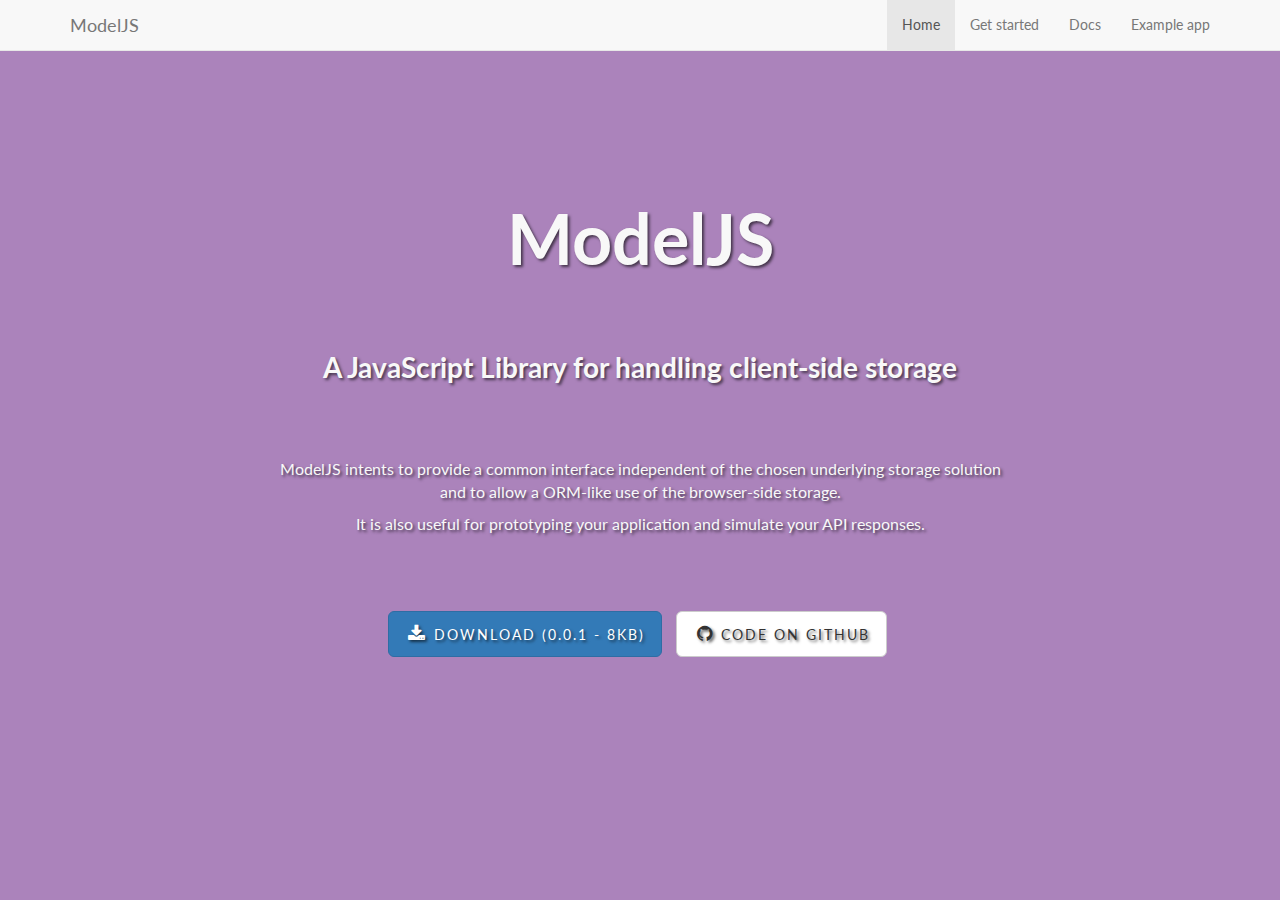
<file: index.html>
<!DOCTYPE html>
<html lang="en">

  <head>
    <meta charset="utf-8">
    <meta http-equiv="X-UA-Compatible" content="IE=edge">
    <meta name="viewport" content="width=device-width, initial-scale=1">
    <title>ModelJS</title>

    <link href="css/bootstrap.min.css" rel="stylesheet">
    <link href="css/index.css" rel="stylesheet">
    <link href="css/font-awesome.min.css" rel="stylesheet" type="text/css">
    <link href="http://fonts.googleapis.com/css?family=Lato:300,400,700,300italic,400italic,700italic" rel="stylesheet" type="text/css">
    <!-- HTML5 Shim and Respond.js IE8 support of HTML5 elements and media queries -->
    <!-- WARNING: Respond.js doesn't work if you view the page via file:// -->
    <!--[if lt IE 9]>
        <script src="https://oss.maxcdn.com/libs/html5shiv/3.7.0/html5shiv.js"></script>
        <script src="https://oss.maxcdn.com/libs/respond.js/1.4.2/respond.min.js"></script>
    <![endif]-->
  </head>

  <body>
    <!-- Navigation -->
    <nav class="navbar navbar-default navbar-fixed-top" role="navigation">
      <div class="container">
        <!-- Brand and toggle get grouped for better mobile display -->
        <div class="navbar-header">
          <button type="button" class="navbar-toggle" data-toggle="collapse" data-target="#bs-example-navbar-collapse-1">
            <span class="sr-only">Toggle navigation</span>
            <span class="icon-bar"></span>
            <span class="icon-bar"></span>
            <span class="icon-bar"></span>
          </button>
          <a class="navbar-brand" href="http://rafaeleyng.github.io/model-js/">ModelJS</a>
        </div>
        <!-- Collect the nav links, forms, and other content for toggling -->
        <div class="collapse navbar-collapse" id="bs-example-navbar-collapse-1">
          <ul class="nav navbar-nav navbar-right">
            <li class="active">
              <a href="http://rafaeleyng.github.io/model-js/">Home</a>
            </li>
            <li>
              <a href="http://rafaeleyng.github.io/model-js/get-started.html">Get started</a>
            </li>
            <li>
              <a href="http://rafaeleyng.github.io/model-js/docs.html">Docs</a>
            </li>
            <li>
              <a href="http://rafaeleyng.github.io/model-js-ex01/" target="_blank">Example app</a>
            </li>
          </ul>
        </div>
      </div>
    </nav>

    <div class="main">
      <div class="container">
        <div class="row">
          <div class="col-md-8 col-md-offset-2">
            <div class="text-container">

              <h1 class="title1">ModelJS</h1>
              <h2 class="title2">A JavaScript Library for handling client-side storage</h2>

              <div class="description">
                <p>ModelJS intents to provide a common interface independent of the chosen underlying storage solution and to allow a ORM-like use of the browser-side storage.</p>
                <p>It is also useful for prototyping your application and simulate your API responses.</p>
              </div>

              <ul class="list-inline intro-social-buttons">
                <li>
                  <a href="https://s3.amazonaws.com/modeljs/0.0.1/modeljs.min.js" class="btn btn-primary btn-lg" target="_blank">
                    <i class="fa fa-fw fa-download"></i> <span class="btn-value">Download (0.0.1 - 8kb)</span>
                  </a>
                </li>
                <li>
                  <a href="https://github.com/rafaeleyng/model-js" class="btn btn-default btn-lg" target="_blank">
                    <i class="fa fa-fw fa-github"></i> <span class="btn-value">Code on Github</span>
                  </a>
                </li>
              </ul>

            </div>
          </div>
        </div>
      </div>
    </div>
  </body>
</html>
</file>
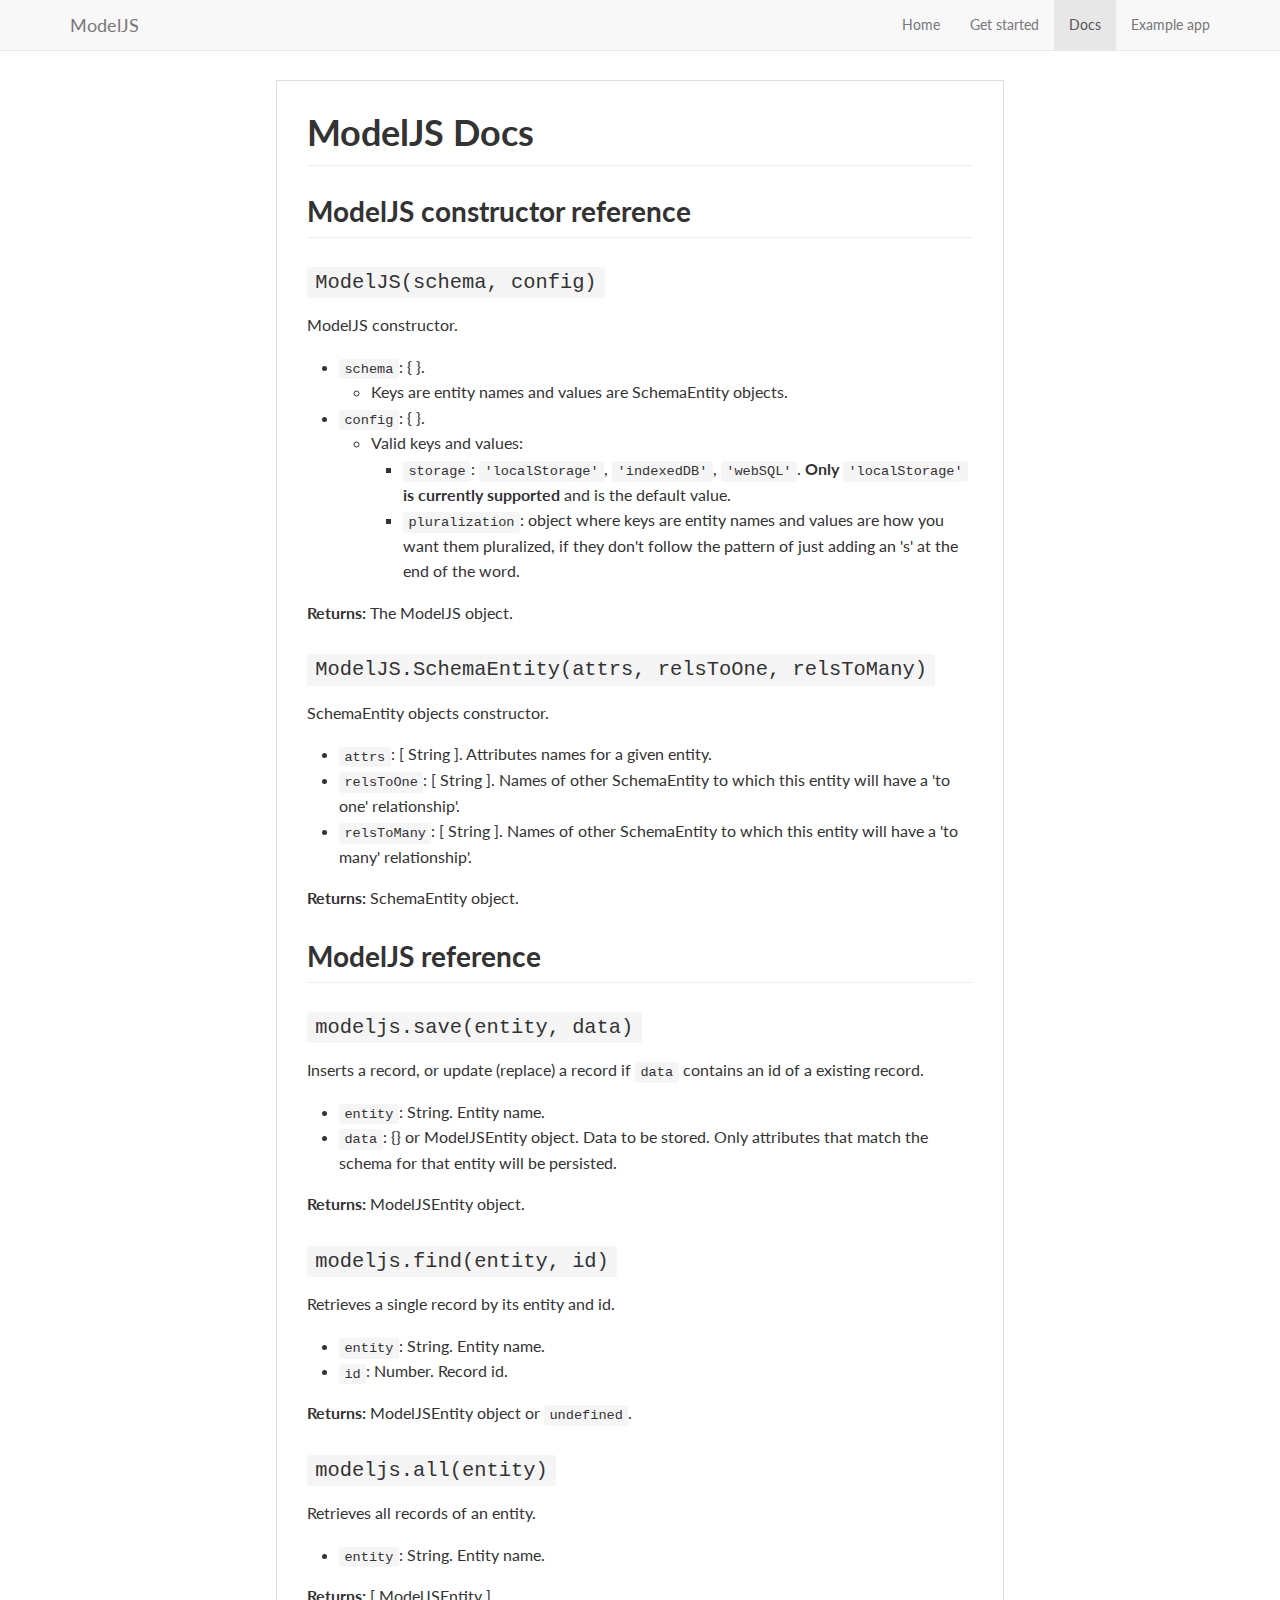
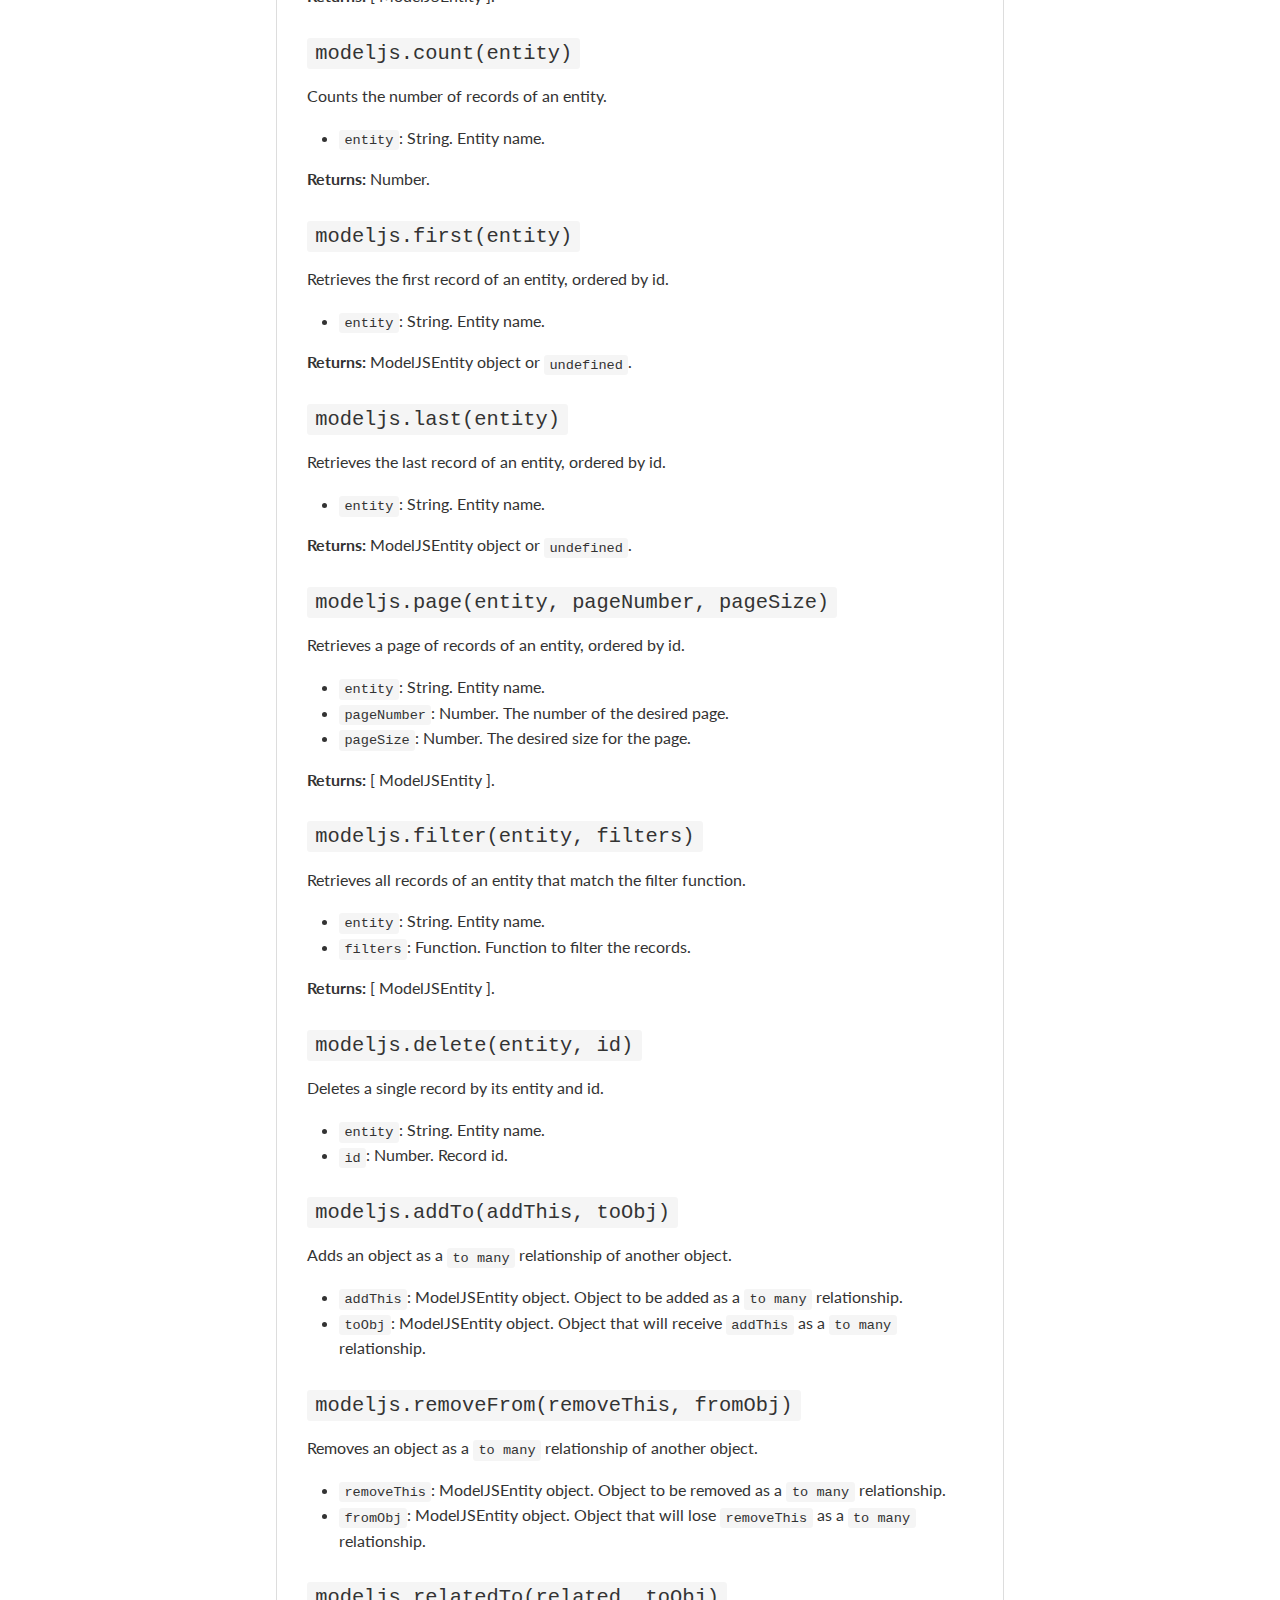
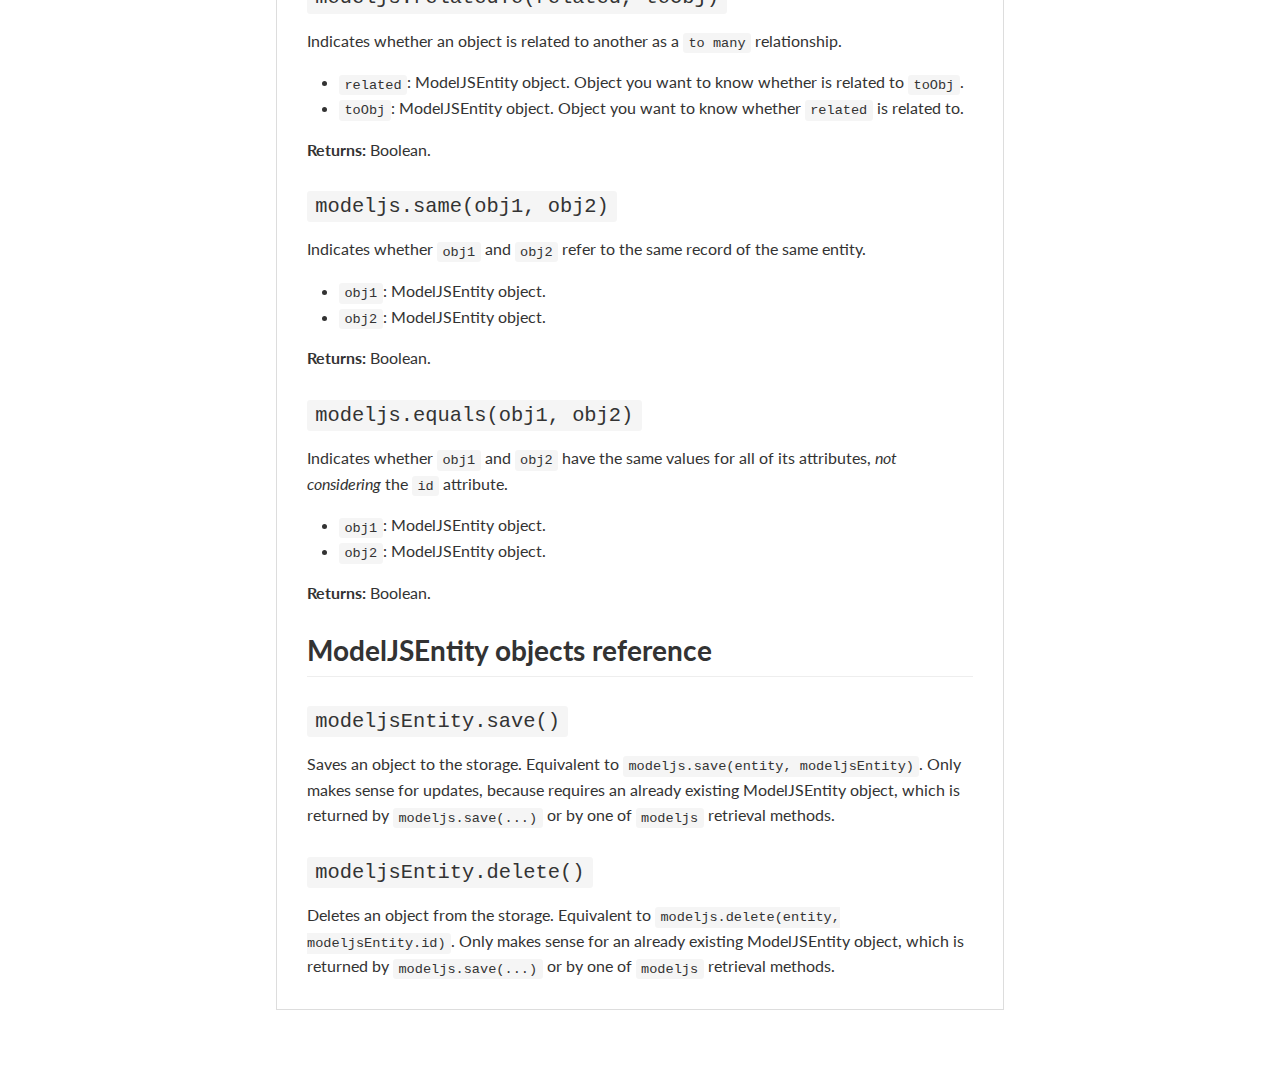
<file: docs.html>
<!DOCTYPE html>
<html lang="en">

  <head>
    <meta charset="utf-8">
    <meta http-equiv="X-UA-Compatible" content="IE=edge">
    <meta name="viewport" content="width=device-width, initial-scale=1">
    <title>ModelJS</title>

    <link href="css/bootstrap.min.css" rel="stylesheet">
    <link href="css/markdown.css" rel="stylesheet">
    <link href="http://fonts.googleapis.com/css?family=Lato:300,400,700,300italic,400italic,700italic" rel="stylesheet" type="text/css">
    <!-- HTML5 Shim and Respond.js IE8 support of HTML5 elements and media queries -->
    <!-- WARNING: Respond.js doesn't work if you view the page via file:// -->
    <!--[if lt IE 9]>
        <script src="https://oss.maxcdn.com/libs/html5shiv/3.7.0/html5shiv.js"></script>
        <script src="https://oss.maxcdn.com/libs/respond.js/1.4.2/respond.min.js"></script>
    <![endif]-->
  </head>

<body>
  <!-- Navigation -->
  <nav class="navbar navbar-default navbar-fixed-top" role="navigation">
    <div class="container">
      <!-- Brand and toggle get grouped for better mobile display -->
      <div class="navbar-header">
        <button type="button" class="navbar-toggle" data-toggle="collapse" data-target="#bs-example-navbar-collapse-1">
          <span class="sr-only">Toggle navigation</span>
          <span class="icon-bar"></span>
          <span class="icon-bar"></span>
          <span class="icon-bar"></span>
        </button>
        <a class="navbar-brand" href="http://rafaeleyng.github.io/model-js/">ModelJS</a>
      </div>
      <!-- Collect the nav links, forms, and other content for toggling -->
      <div class="collapse navbar-collapse" id="bs-example-navbar-collapse-1">
        <ul class="nav navbar-nav navbar-right">
          <li>
            <a href="http://rafaeleyng.github.io/model-js/">Home</a>
          </li>
          <li>
            <a href="http://rafaeleyng.github.io/model-js/get-started.html">Get started</a>
          </li>
          <li class="active">
            <a href="http://rafaeleyng.github.io/model-js/docs.html">Docs</a>
          </li>
          <li>
            <a href="http://rafaeleyng.github.io/model-js-ex01/" target="_blank">Example app</a>
          </li>
        </ul>
      </div>
    </div>
  </nav>


<article class="markdown-body"><h1>
<a id="user-content-modeljs-docs" class="anchor" href="#modeljs-docs" aria-hidden="true"><span class="octicon octicon-link"></span></a>ModelJS Docs</h1>

<h2>
<a id="user-content-modeljs-constructor-reference" class="anchor" href="#modeljs-constructor-reference" aria-hidden="true"><span class="octicon octicon-link"></span></a>ModelJS constructor reference</h2>

<h3>
<a id="user-content-modeljsschema-config" class="anchor" href="#modeljsschema-config" aria-hidden="true"><span class="octicon octicon-link"></span></a><code>ModelJS(schema, config)</code>
</h3>

<p>ModelJS constructor.</p>

<ul>
<li>
<code>schema</code>: { }. 

<ul>
<li>Keys are entity names and values are SchemaEntity objects.</li>
</ul>
</li>
<li>
<code>config</code>: { }.

<ul>
<li>Valid keys and values:

<ul>
<li>
<code>storage</code>: <code>'localStorage'</code>, <code>'indexedDB'</code>, <code>'webSQL'</code>. <strong>Only <code>'localStorage'</code> is currently supported</strong> and is the default value.</li>
<li>
<code>pluralization</code>: object where keys are entity names and values are how you want them pluralized, if they don't follow the pattern of just adding an 's' at the end of the word.</li>
</ul>
</li>
</ul>
</li>
</ul>

<p><strong>Returns:</strong> The ModelJS object.</p>

<h3>
<a id="user-content-modeljsschemaentityattrs-relstoone-relstomany" class="anchor" href="#modeljsschemaentityattrs-relstoone-relstomany" aria-hidden="true"><span class="octicon octicon-link"></span></a><code>ModelJS.SchemaEntity(attrs, relsToOne, relsToMany)</code>
</h3>

<p>SchemaEntity objects constructor.</p>

<ul>
<li>
<code>attrs</code>: [ String ]. Attributes names for a given entity.</li>
<li>
<code>relsToOne</code>: [ String ]. Names of other SchemaEntity to which this entity will have a 'to one' relationship'.</li>
<li>
<code>relsToMany</code>: [ String ]. Names of other SchemaEntity to which this entity will have a 'to many' relationship'.</li>
</ul>

<p><strong>Returns:</strong> SchemaEntity object.</p>

<h2>
<a id="user-content-modeljs-reference" class="anchor" href="#modeljs-reference" aria-hidden="true"><span class="octicon octicon-link"></span></a>ModelJS reference</h2>

<h3>
<a id="user-content-modeljssaveentity-data" class="anchor" href="#modeljssaveentity-data" aria-hidden="true"><span class="octicon octicon-link"></span></a><code>modeljs.save(entity, data)</code>
</h3>

<p>Inserts a record, or update (replace) a record if <code>data</code> contains an id of a existing record.</p>

<ul>
<li>
<code>entity</code>: String. Entity name.</li>
<li>
<code>data</code>: {} or ModelJSEntity object. Data to be stored. Only attributes that match the schema for that entity will be persisted.</li>
</ul>

<p><strong>Returns:</strong> ModelJSEntity object.</p>

<h3>
<a id="user-content-modeljsfindentity-id" class="anchor" href="#modeljsfindentity-id" aria-hidden="true"><span class="octicon octicon-link"></span></a><code>modeljs.find(entity, id)</code>
</h3>

<p>Retrieves a single record by its entity and id.</p>

<ul>
<li>
<code>entity</code>: String. Entity name.</li>
<li>
<code>id</code>: Number. Record id.</li>
</ul>

<p><strong>Returns:</strong> ModelJSEntity object or <code>undefined</code>.</p>

<h3>
<a id="user-content-modeljsallentity" class="anchor" href="#modeljsallentity" aria-hidden="true"><span class="octicon octicon-link"></span></a><code>modeljs.all(entity)</code>
</h3>

<p>Retrieves all records of an entity.</p>

<ul>
<li>
<code>entity</code>: String. Entity name.</li>
</ul>

<p><strong>Returns:</strong> [ ModelJSEntity ].</p>

<h3>
<a id="user-content-modeljscountentity" class="anchor" href="#modeljscountentity" aria-hidden="true"><span class="octicon octicon-link"></span></a><code>modeljs.count(entity)</code>
</h3>

<p>Counts the number of records of an entity.</p>

<ul>
<li>
<code>entity</code>: String. Entity name.</li>
</ul>

<p><strong>Returns:</strong> Number.</p>

<h3>
<a id="user-content-modeljsfirstentity" class="anchor" href="#modeljsfirstentity" aria-hidden="true"><span class="octicon octicon-link"></span></a><code>modeljs.first(entity)</code>
</h3>

<p>Retrieves the first record of an entity, ordered by id.</p>

<ul>
<li>
<code>entity</code>: String. Entity name.</li>
</ul>

<p><strong>Returns:</strong> ModelJSEntity object or <code>undefined</code>.</p>

<h3>
<a id="user-content-modeljslastentity" class="anchor" href="#modeljslastentity" aria-hidden="true"><span class="octicon octicon-link"></span></a><code>modeljs.last(entity)</code>
</h3>

<p>Retrieves the last record of an entity, ordered by id.</p>

<ul>
<li>
<code>entity</code>: String. Entity name.</li>
</ul>

<p><strong>Returns:</strong> ModelJSEntity object or <code>undefined</code>.</p>

<h3>
<a id="user-content-modeljspageentity-pagenumber-pagesize" class="anchor" href="#modeljspageentity-pagenumber-pagesize" aria-hidden="true"><span class="octicon octicon-link"></span></a><code>modeljs.page(entity, pageNumber, pageSize)</code>
</h3>

<p>Retrieves a page of records of an entity, ordered by id.</p>

<ul>
<li>
<code>entity</code>: String. Entity name.</li>
<li>
<code>pageNumber</code>: Number. The number of the desired page.</li>
<li>
<code>pageSize</code>: Number. The desired size for the page.</li>
</ul>

<p><strong>Returns:</strong> [ ModelJSEntity ].</p>

<h3>
<a id="user-content-modeljsfilterentity-filters" class="anchor" href="#modeljsfilterentity-filters" aria-hidden="true"><span class="octicon octicon-link"></span></a><code>modeljs.filter(entity, filters)</code>
</h3>

<p>Retrieves all records of an entity that match the filter function.</p>

<ul>
<li>
<code>entity</code>: String. Entity name.</li>
<li>
<code>filters</code>: Function. Function to filter the records.</li>
</ul>

<p><strong>Returns:</strong> [ ModelJSEntity ].</p>

<h3>
<a id="user-content-modeljsdeleteentity-id" class="anchor" href="#modeljsdeleteentity-id" aria-hidden="true"><span class="octicon octicon-link"></span></a><code>modeljs.delete(entity, id)</code>
</h3>

<p>Deletes a single record by its entity and id.</p>

<ul>
<li>
<code>entity</code>: String. Entity name.</li>
<li>
<code>id</code>: Number. Record id.</li>
</ul>

<h3>
<a id="user-content-modeljsaddtoaddthis-toobj" class="anchor" href="#modeljsaddtoaddthis-toobj" aria-hidden="true"><span class="octicon octicon-link"></span></a><code>modeljs.addTo(addThis, toObj)</code>
</h3>

<p>Adds an object as a <code>to many</code> relationship of another object.</p>

<ul>
<li>
<code>addThis</code>: ModelJSEntity object. Object to be added as a <code>to many</code> relationship.</li>
<li>
<code>toObj</code>: ModelJSEntity object. Object that will receive <code>addThis</code> as a <code>to many</code> relationship.</li>
</ul>

<h3>
<a id="user-content-modeljsremovefromremovethis-fromobj" class="anchor" href="#modeljsremovefromremovethis-fromobj" aria-hidden="true"><span class="octicon octicon-link"></span></a><code>modeljs.removeFrom(removeThis, fromObj)</code>
</h3>

<p>Removes an object as a <code>to many</code> relationship of another object.</p>

<ul>
<li>
<code>removeThis</code>: ModelJSEntity object. Object to be removed as a <code>to many</code> relationship.</li>
<li>
<code>fromObj</code>: ModelJSEntity object. Object that will lose <code>removeThis</code> as a <code>to many</code> relationship.</li>
</ul>

<h3>
<a id="user-content-modeljsrelatedtorelated-toobj" class="anchor" href="#modeljsrelatedtorelated-toobj" aria-hidden="true"><span class="octicon octicon-link"></span></a><code>modeljs.relatedTo(related, toObj)</code>
</h3>

<p>Indicates whether an object is related to another as a <code>to many</code> relationship.</p>

<ul>
<li>
<code>related</code>: ModelJSEntity object. Object you want to know whether is related to <code>toObj</code>.</li>
<li>
<code>toObj</code>: ModelJSEntity object. Object you want to know whether <code>related</code> is related to.</li>
</ul>

<p><strong>Returns:</strong> Boolean.</p>

<h3>
<a id="user-content-modeljssameobj1-obj2" class="anchor" href="#modeljssameobj1-obj2" aria-hidden="true"><span class="octicon octicon-link"></span></a><code>modeljs.same(obj1, obj2)</code>
</h3>

<p>Indicates whether <code>obj1</code> and <code>obj2</code> refer to the same record of the same entity.</p>

<ul>
<li>
<code>obj1</code>: ModelJSEntity object.</li>
<li>
<code>obj2</code>: ModelJSEntity object.</li>
</ul>

<p><strong>Returns:</strong> Boolean.</p>

<h3>
<a id="user-content-modeljsequalsobj1-obj2" class="anchor" href="#modeljsequalsobj1-obj2" aria-hidden="true"><span class="octicon octicon-link"></span></a><code>modeljs.equals(obj1, obj2)</code>
</h3>

<p>Indicates whether <code>obj1</code> and <code>obj2</code> have the same values for all of its attributes, <em>not considering</em> the <code>id</code> attribute.</p>

<ul>
<li>
<code>obj1</code>: ModelJSEntity object.</li>
<li>
<code>obj2</code>: ModelJSEntity object.</li>
</ul>

<p><strong>Returns:</strong> Boolean.</p>

<h2>
<a id="user-content-modeljsentity-objects-reference" class="anchor" href="#modeljsentity-objects-reference" aria-hidden="true"><span class="octicon octicon-link"></span></a>ModelJSEntity objects reference</h2>

<h3>
<a id="user-content-modeljsentitysave" class="anchor" href="#modeljsentitysave" aria-hidden="true"><span class="octicon octicon-link"></span></a><code>modeljsEntity.save()</code>
</h3>

<p>Saves an object to the storage. Equivalent to <code>modeljs.save(entity, modeljsEntity)</code>. Only makes sense for updates, because requires an already existing ModelJSEntity object, which is returned by <code>modeljs.save(...)</code> or by one of <code>modeljs</code> retrieval methods.</p>

<h3>
<a id="user-content-modeljsentitydelete" class="anchor" href="#modeljsentitydelete" aria-hidden="true"><span class="octicon octicon-link"></span></a><code>modeljsEntity.delete()</code>
</h3>

<p>Deletes an object from the storage. Equivalent to <code>modeljs.delete(entity, modeljsEntity.id)</code>. Only makes sense for an already existing ModelJSEntity object, which is returned by <code>modeljs.save(...)</code> or by one of <code>modeljs</code> retrieval methods.</p>
</article>

</body>

</html>
</file>
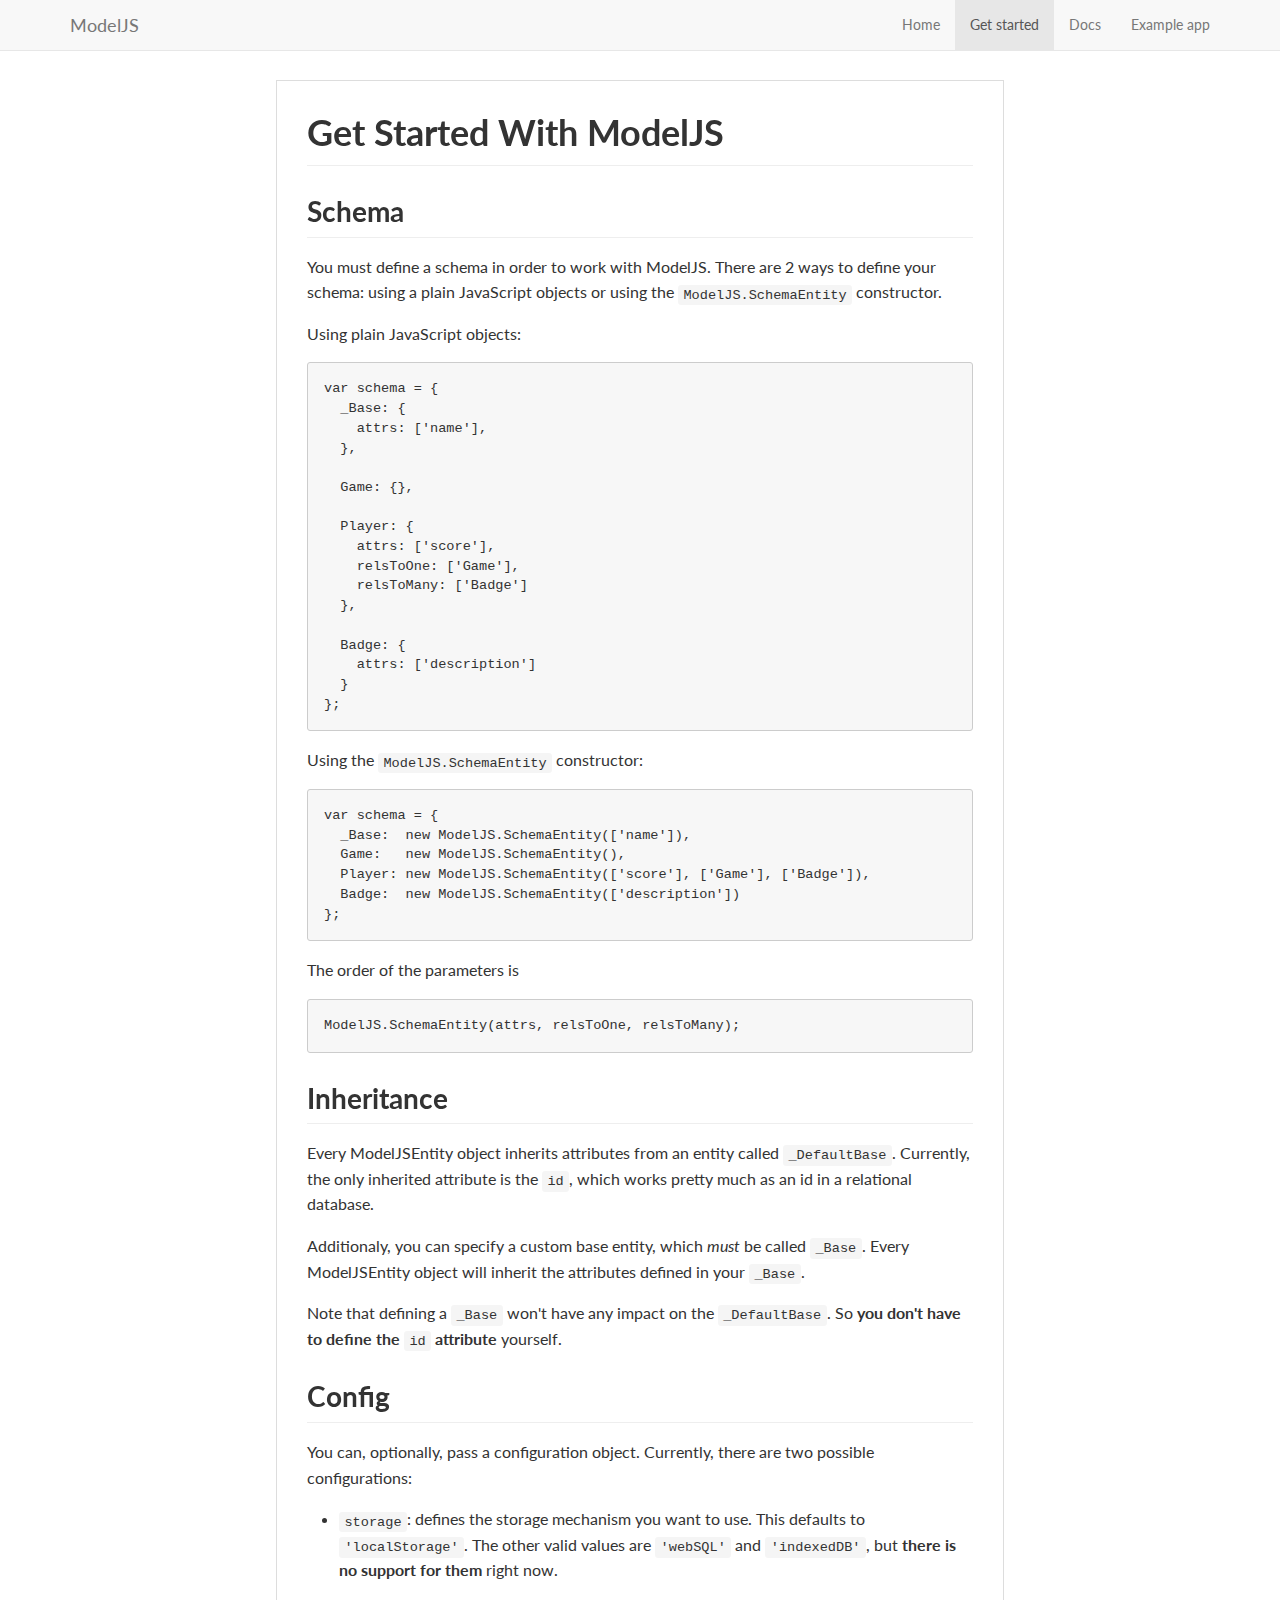
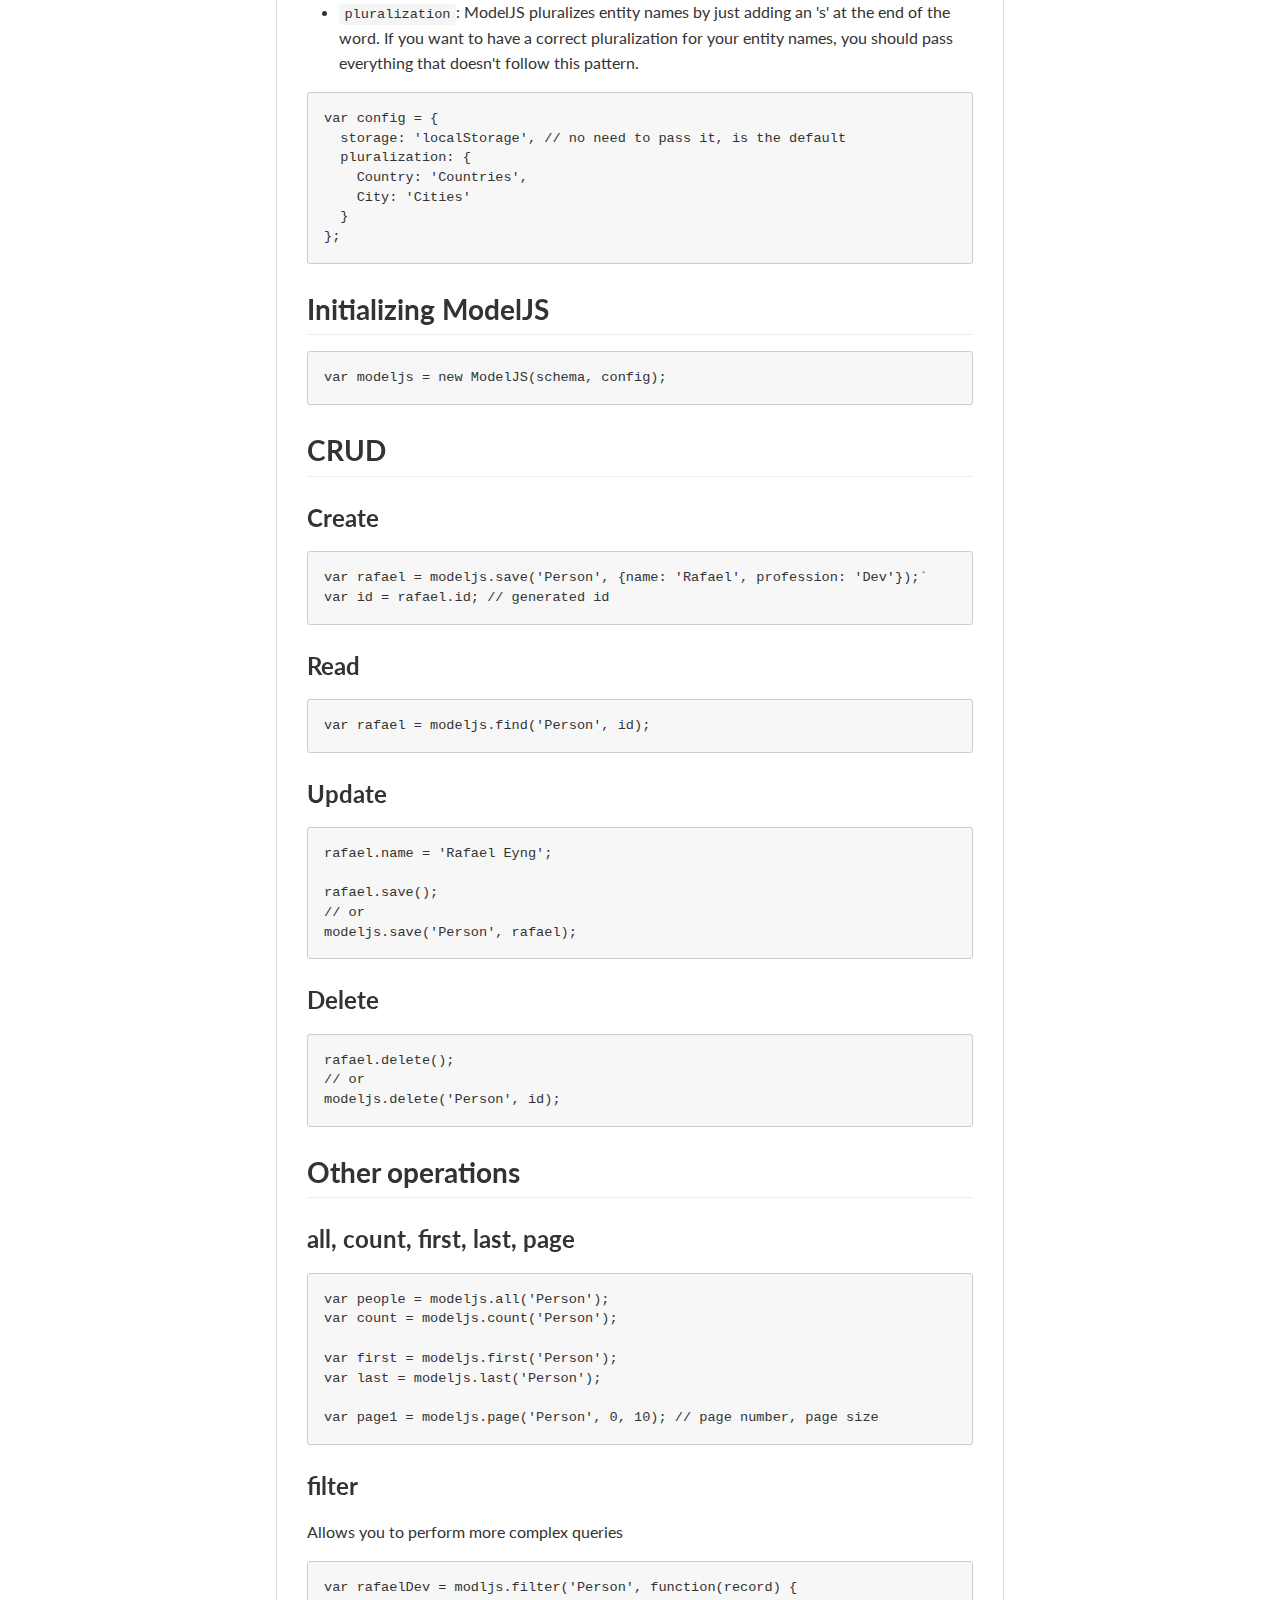
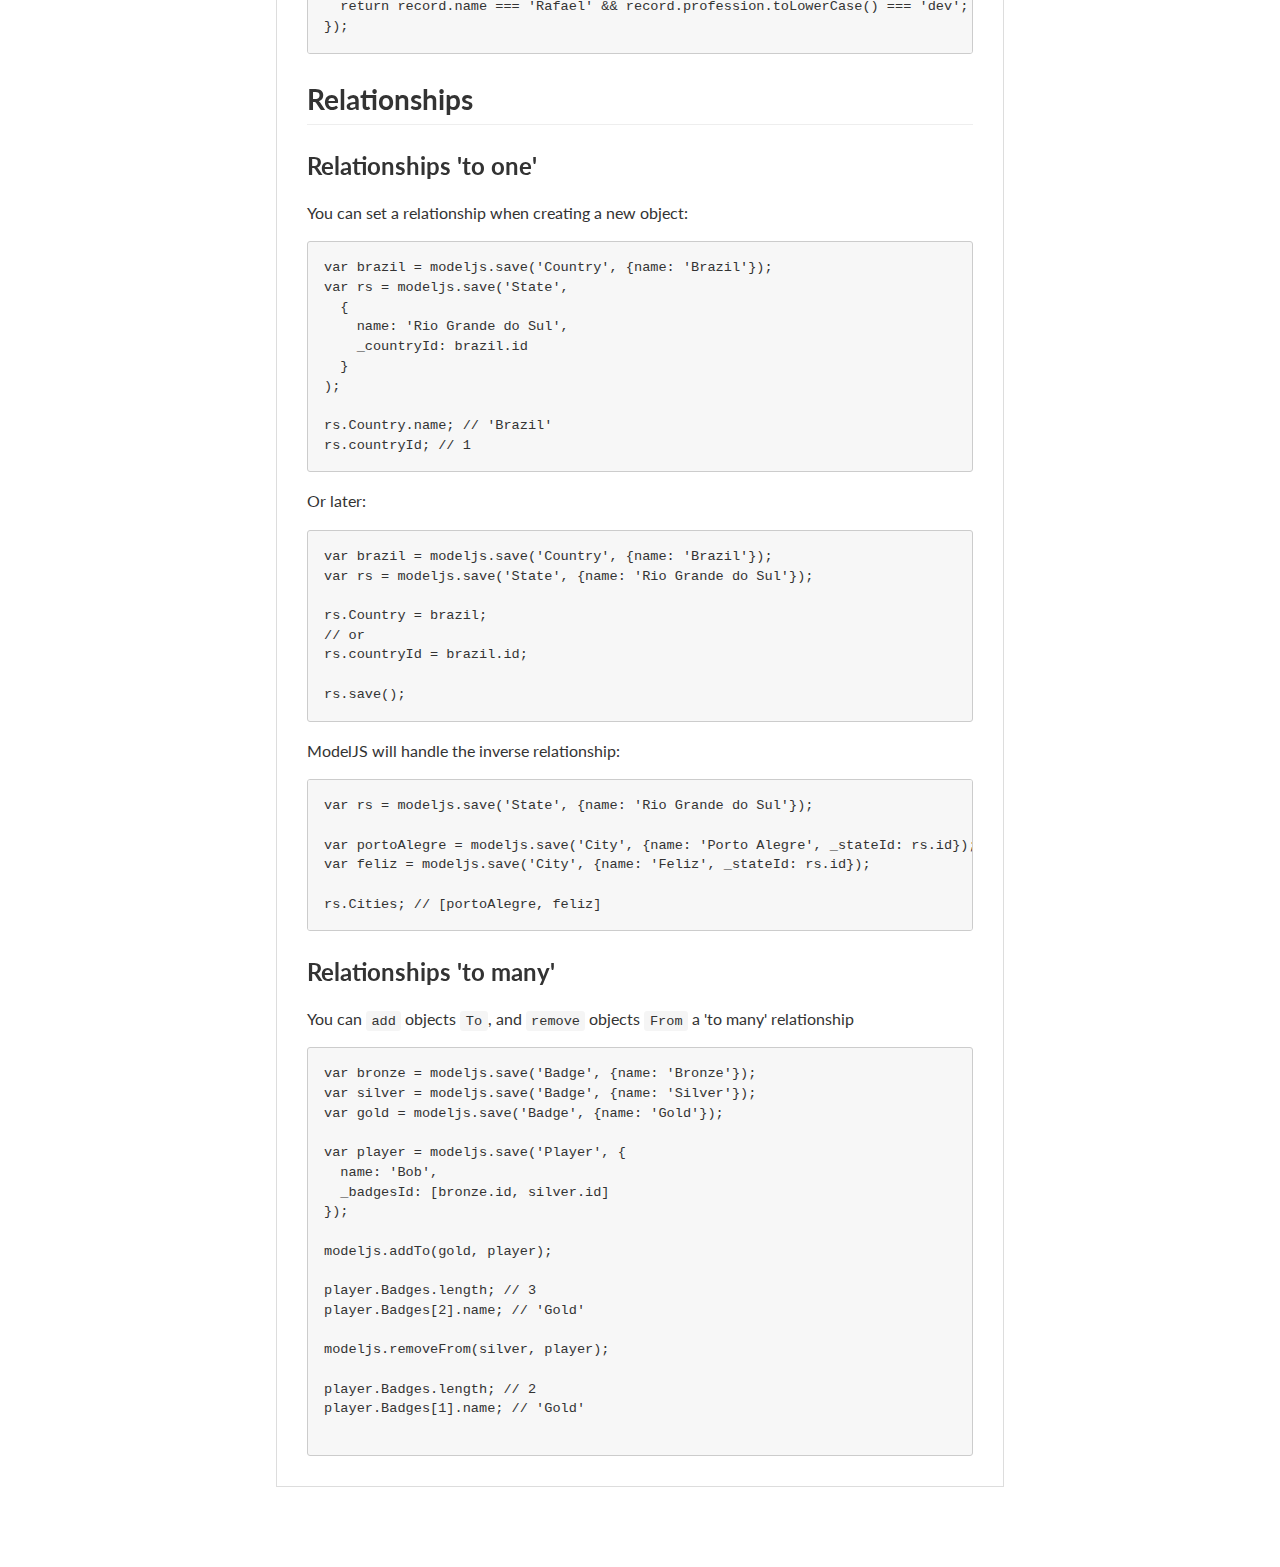
<file: get-started.html>
<!DOCTYPE html>
<html lang="en">

  <head>
    <meta charset="utf-8">
    <meta http-equiv="X-UA-Compatible" content="IE=edge">
    <meta name="viewport" content="width=device-width, initial-scale=1">
    <title>ModelJS</title>

    <link href="css/bootstrap.min.css" rel="stylesheet">
    <link href="css/markdown.css" rel="stylesheet">
    <link href="http://fonts.googleapis.com/css?family=Lato:300,400,700,300italic,400italic,700italic" rel="stylesheet" type="text/css">
    <!-- HTML5 Shim and Respond.js IE8 support of HTML5 elements and media queries -->
    <!-- WARNING: Respond.js doesn't work if you view the page via file:// -->
    <!--[if lt IE 9]>
        <script src="https://oss.maxcdn.com/libs/html5shiv/3.7.0/html5shiv.js"></script>
        <script src="https://oss.maxcdn.com/libs/respond.js/1.4.2/respond.min.js"></script>
    <![endif]-->
  </head>

<body>
  <!-- Navigation -->
  <nav class="navbar navbar-default navbar-fixed-top" role="navigation">
    <div class="container">
      <!-- Brand and toggle get grouped for better mobile display -->
      <div class="navbar-header">
        <button type="button" class="navbar-toggle" data-toggle="collapse" data-target="#bs-example-navbar-collapse-1">
          <span class="sr-only">Toggle navigation</span>
          <span class="icon-bar"></span>
          <span class="icon-bar"></span>
          <span class="icon-bar"></span>
        </button>
        <a class="navbar-brand" href="http://rafaeleyng.github.io/model-js/">ModelJS</a>
      </div>
      <!-- Collect the nav links, forms, and other content for toggling -->
      <div class="collapse navbar-collapse" id="bs-example-navbar-collapse-1">
        <ul class="nav navbar-nav navbar-right">
          <li>
            <a href="http://rafaeleyng.github.io/model-js/">Home</a>
          </li>
          <li class="active">
            <a href="http://rafaeleyng.github.io/model-js/get-started.html">Get started</a>
          </li>
          <li>
            <a href="http://rafaeleyng.github.io/model-js/docs.html">Docs</a>
          </li>
          <li>
            <a href="http://rafaeleyng.github.io/model-js-ex01/" target="_blank">Example app</a>
          </li>
        </ul>
      </div>
    </div>
  </nav>

<article class="markdown-body">

<h1>
<a id="user-content-get-started-with-modeljs" class="anchor" href="#get-started-with-modeljs" aria-hidden="true"><span class="octicon octicon-link"></span></a>Get Started With ModelJS</h1>

<h2>
<a id="user-content-schema" class="anchor" href="#schema" aria-hidden="true"><span class="octicon octicon-link"></span></a>Schema</h2>

<p>You must define a schema in order to work with ModelJS. There are 2 ways to define your schema: using a plain JavaScript objects or using the <code>ModelJS.SchemaEntity</code> constructor.</p>

<p>Using plain JavaScript objects:</p>

<pre><code>var schema = {
  _Base: { 
    attrs: ['name'],
  },

  Game: {},

  Player: { 
    attrs: ['score'],
    relsToOne: ['Game'],
    relsToMany: ['Badge']
  },

  Badge: {
    attrs: ['description']
  }
};
</code></pre>

<p>Using the <code>ModelJS.SchemaEntity</code> constructor:</p>

<pre><code>var schema = {
  _Base:  new ModelJS.SchemaEntity(['name']),
  Game:   new ModelJS.SchemaEntity(),
  Player: new ModelJS.SchemaEntity(['score'], ['Game'], ['Badge']),
  Badge:  new ModelJS.SchemaEntity(['description'])
};
</code></pre>

<p>The order of the parameters is</p>

<pre><code>ModelJS.SchemaEntity(attrs, relsToOne, relsToMany);
</code></pre>

<h2>
<a id="user-content-inheritance" class="anchor" href="#inheritance" aria-hidden="true"><span class="octicon octicon-link"></span></a>Inheritance</h2>

<p>Every ModelJSEntity object inherits attributes from an entity called <code>_DefaultBase</code>. Currently, the only inherited attribute is the <code>id</code>, which works pretty much as an id in a relational database.</p>

<p>Additionaly, you can specify a custom base entity, which <em>must</em> be called <code>_Base</code>. Every ModelJSEntity object will inherit the attributes defined in your <code>_Base</code>.</p>

<p>Note that defining a <code>_Base</code> won't have any impact on the <code>_DefaultBase</code>. So <strong>you don't have to define the <code>id</code> attribute</strong> yourself.</p>

<h2>
<a id="user-content-config" class="anchor" href="#config" aria-hidden="true"><span class="octicon octicon-link"></span></a>Config</h2>

<p>You can, optionally, pass a configuration object. Currently, there are two possible configurations:</p>

<ul>
<li><p><code>storage</code>: defines the storage mechanism you want to use. This defaults to <code>'localStorage'</code>. The other valid values are <code>'webSQL'</code> and <code>'indexedDB'</code>, but <strong>there is no support for them</strong> right now.</p></li>
<li><p><code>pluralization</code>: ModelJS pluralizes entity names by just adding an 's' at the end of the word. If you want to have a correct pluralization for your entity names, you should pass everything that doesn't follow this pattern.</p></li>
</ul>

<pre><code>var config = {
  storage: 'localStorage', // no need to pass it, is the default
  pluralization: {
    Country: 'Countries',
    City: 'Cities'
  }
};
</code></pre>

<h2>
<a id="user-content-initializing-modeljs" class="anchor" href="#initializing-modeljs" aria-hidden="true"><span class="octicon octicon-link"></span></a>Initializing ModelJS</h2>

<pre><code>var modeljs = new ModelJS(schema, config);
</code></pre>

<h2>
<a id="user-content-crud" class="anchor" href="#crud" aria-hidden="true"><span class="octicon octicon-link"></span></a>CRUD</h2>

<h3>
<a id="user-content-create" class="anchor" href="#create" aria-hidden="true"><span class="octicon octicon-link"></span></a>Create</h3>

<pre><code>var rafael = modeljs.save('Person', {name: 'Rafael', profession: 'Dev'});`
var id = rafael.id; // generated id
</code></pre>

<h3>
<a id="user-content-read" class="anchor" href="#read" aria-hidden="true"><span class="octicon octicon-link"></span></a>Read</h3>

<pre><code>var rafael = modeljs.find('Person', id);
</code></pre>

<h3>
<a id="user-content-update" class="anchor" href="#update" aria-hidden="true"><span class="octicon octicon-link"></span></a>Update</h3>

<pre><code>rafael.name = 'Rafael Eyng';

rafael.save();
// or
modeljs.save('Person', rafael);
</code></pre>

<h3>
<a id="user-content-delete" class="anchor" href="#delete" aria-hidden="true"><span class="octicon octicon-link"></span></a>Delete</h3>

<pre><code>rafael.delete();
// or
modeljs.delete('Person', id);
</code></pre>

<h2>
<a id="user-content-other-operations" class="anchor" href="#other-operations" aria-hidden="true"><span class="octicon octicon-link"></span></a>Other operations</h2>

<h3>
<a id="user-content-all-count-first-last-page" class="anchor" href="#all-count-first-last-page" aria-hidden="true"><span class="octicon octicon-link"></span></a>all, count, first, last, page</h3>

<pre><code>var people = modeljs.all('Person');
var count = modeljs.count('Person');

var first = modeljs.first('Person');
var last = modeljs.last('Person');

var page1 = modeljs.page('Person', 0, 10); // page number, page size
</code></pre>

<h3>
<a id="user-content-filter" class="anchor" href="#filter" aria-hidden="true"><span class="octicon octicon-link"></span></a>filter</h3>

<p>Allows you to perform more complex queries</p>

<pre><code>var rafaelDev = modljs.filter('Person', function(record) {
  return record.name === 'Rafael' &amp;&amp; record.profession.toLowerCase() === 'dev';
});
</code></pre>

<h2>
<a id="user-content-relationships" class="anchor" href="#relationships" aria-hidden="true"><span class="octicon octicon-link"></span></a>Relationships</h2>

<h3>
<a id="user-content-relationships-to-one" class="anchor" href="#relationships-to-one" aria-hidden="true"><span class="octicon octicon-link"></span></a>Relationships 'to one'</h3>

<p>You can set a relationship when creating a new object:</p>

<pre><code>var brazil = modeljs.save('Country', {name: 'Brazil'});
var rs = modeljs.save('State', 
  {
    name: 'Rio Grande do Sul', 
    _countryId: brazil.id
  }
);

rs.Country.name; // 'Brazil'
rs.countryId; // 1
</code></pre>

<p>Or later:</p>

<pre><code>var brazil = modeljs.save('Country', {name: 'Brazil'});
var rs = modeljs.save('State', {name: 'Rio Grande do Sul'});

rs.Country = brazil;
// or
rs.countryId = brazil.id;

rs.save();
</code></pre>

<p>ModelJS will handle the inverse relationship:</p>

<pre><code>var rs = modeljs.save('State', {name: 'Rio Grande do Sul'});

var portoAlegre = modeljs.save('City', {name: 'Porto Alegre', _stateId: rs.id});
var feliz = modeljs.save('City', {name: 'Feliz', _stateId: rs.id});

rs.Cities; // [portoAlegre, feliz]
</code></pre>

<h3>
<a id="user-content-relationships-to-many" class="anchor" href="#relationships-to-many" aria-hidden="true"><span class="octicon octicon-link"></span></a>Relationships 'to many'</h3>

<p>You can <code>add</code> objects <code>To</code>, and <code>remove</code> objects <code>From</code> a 'to many' relationship</p>

<pre><code>var bronze = modeljs.save('Badge', {name: 'Bronze'});
var silver = modeljs.save('Badge', {name: 'Silver'});
var gold = modeljs.save('Badge', {name: 'Gold'});

var player = modeljs.save('Player', {
  name: 'Bob',
  _badgesId: [bronze.id, silver.id]
});

modeljs.addTo(gold, player);

player.Badges.length; // 3
player.Badges[2].name; // 'Gold'

modeljs.removeFrom(silver, player);

player.Badges.length; // 2
player.Badges[1].name; // 'Gold'

</code></pre>
</article>
</body>

</html>
</file>
<file: css/index.css>
body {
  background-color: #AB83BB;
  font-family: "Lato","Helvetica Neue",Helvetica,Arial,sans-serif;
}

.main {
  padding: 50px 0 30px;
  text-align: center;
  color: #f8f8f8;
  background-color: #AB83BB;
}

.text-container {
  position: relative;
  padding-top: 20%;
  text-shadow: 2px 2px 3px rgba(0,0,0,0.6);
}

.title1 {
  font-size: 5em;
  margin: 0 0 10% 0;
}

.title2 {
  margin: 0 0 10% 0;
  font-size: 2em;
}

.title1,
.title2 {
  font-weight: 700;
}

.description {
  margin: 0 0 10% 0;
  font-size: 16px;
}

.btn-value {
  text-transform: uppercase;
  font-size: 14px;
  font-weight: 400;
  letter-spacing: 2px;
}

@media(max-width:767px) {
  .title1 {
    font-size: 4em;
  }

  .title2 {
    font-size: 2em;
  }

  .list-inline > li {
    display: block;
    margin-bottom: 20px;
  }

  .list-inline > li:last-child {
    display: block;
    margin-bottom: 0px;
  }

  .btn {
    width: 250px;
  }  
}
</file>
<file: css/markdown.css>
body {
  width: 52em;
  border: 1px solid #ddd;
  outline: 1300px solid #fff;
  margin: 80px auto;
  font-family: "Lato","Helvetica Neue",Helvetica,Arial,sans-serif;
}

body .markdown-body
{
  padding: 30px;
}

code { 
  color: #333;
}

@font-face {
  font-family: octicons-anchor;
  src: url([data-uri]) format('woff');
}

.markdown-body {
  -ms-text-size-adjust: 100%;
  -webkit-text-size-adjust: 100%;
  color: #333;
  overflow: hidden;
  font-size: 16px;
  line-height: 1.6;
  word-wrap: break-word;
}

.markdown-body a {
  background: transparent;
}

.markdown-body a:active,
.markdown-body a:hover {
  outline: 0;
}

.markdown-body strong {
  font-weight: bold;
}

.markdown-body h1 {
  font-size: 2em;
  margin: 0.67em 0;
}

.markdown-body img {
  border: 0;
}

.markdown-body hr {
  -moz-box-sizing: content-box;
  box-sizing: content-box;
  height: 0;
}

.markdown-body pre {
  overflow: auto;
}

.markdown-body code,
.markdown-body kbd,
.markdown-body pre {
  font-family: monospace, monospace;
  font-size: 1em;
}

.markdown-body input {
  color: inherit;
  font: inherit;
  margin: 0;
}

.markdown-body html input[disabled] {
  cursor: default;
}

.markdown-body input {
  line-height: normal;
}

.markdown-body input[type="checkbox"] {
  -moz-box-sizing: border-box;
  box-sizing: border-box;
  padding: 0;
}

.markdown-body table {
  border-collapse: collapse;
  border-spacing: 0;
}

.markdown-body td,
.markdown-body th {
  padding: 0;
}

.markdown-body * {
  -moz-box-sizing: border-box;
  box-sizing: border-box;
}

.markdown-body input {
  font: 13px/1.4 Helvetica, arial, freesans, clean, sans-serif, "Segoe UI Emoji", "Segoe UI Symbol";
}

.markdown-body a {
  color: #4183c4;
  text-decoration: none;
}

.markdown-body a:hover,
.markdown-body a:focus,
.markdown-body a:active {
  text-decoration: underline;
}

.markdown-body hr {
  height: 0;
  margin: 15px 0;
  overflow: hidden;
  background: transparent;
  border: 0;
  border-bottom: 1px solid #ddd;
}

.markdown-body hr:before {
  display: table;
  content: "";
}

.markdown-body hr:after {
  display: table;
  clear: both;
  content: "";
}

.markdown-body h1,
.markdown-body h2,
.markdown-body h3,
.markdown-body h4,
.markdown-body h5,
.markdown-body h6 {
  margin-top: 15px;
  margin-bottom: 15px;
  line-height: 1.1;
}

.markdown-body h1 {
  font-size: 30px;
}

.markdown-body h2 {
  font-size: 21px;
}

.markdown-body h3 {
  font-size: 16px;
}

.markdown-body h4 {
  font-size: 14px;
}

.markdown-body h5 {
  font-size: 12px;
}

.markdown-body h6 {
  font-size: 11px;
}

.markdown-body blockquote {
  margin: 0;
}

.markdown-body ul,
.markdown-body ol {
  padding: 0;
  margin-top: 0;
  margin-bottom: 0;
}

.markdown-body ol ol,
.markdown-body ul ol {
  list-style-type: lower-roman;
}

.markdown-body ul ul ol,
.markdown-body ul ol ol,
.markdown-body ol ul ol,
.markdown-body ol ol ol {
  list-style-type: lower-alpha;
}

.markdown-body dd {
  margin-left: 0;
}

.markdown-body code {
  font: 12px Consolas, "Liberation Mono", Menlo, Courier, monospace;
}

.markdown-body pre {
  margin-top: 0;
  margin-bottom: 0;
  font: 12px Consolas, "Liberation Mono", Menlo, Courier, monospace;
}

.markdown-body .octicon {
  font: normal normal 16px octicons-anchor;
  line-height: 1;
  display: inline-block;
  text-decoration: none;
  -webkit-font-smoothing: antialiased;
  -moz-osx-font-smoothing: grayscale;
  -webkit-user-select: none;
  -moz-user-select: none;
  -ms-user-select: none;
  user-select: none;
}

.markdown-body .octicon-link:before {
  content: '\f05c';
}

.markdown-body>*:first-child {
  margin-top: 0 !important;
}

.markdown-body>*:last-child {
  margin-bottom: 0 !important;
}

.markdown-body .anchor {
  position: absolute;
  top: 0;
  bottom: 0;
  left: 0;
  display: block;
  padding-right: 6px;
  padding-left: 30px;
  margin-left: -30px;
}

.markdown-body .anchor:focus {
  outline: none;
}

.markdown-body h1,
.markdown-body h2,
.markdown-body h3,
.markdown-body h4,
.markdown-body h5,
.markdown-body h6 {
  position: relative;
  margin-top: 1em;
  margin-bottom: 16px;
  font-weight: bold;
  line-height: 1.4;
}

.markdown-body h1 .octicon-link,
.markdown-body h2 .octicon-link,
.markdown-body h3 .octicon-link,
.markdown-body h4 .octicon-link,
.markdown-body h5 .octicon-link,
.markdown-body h6 .octicon-link {
  display: none;
  color: #000;
  vertical-align: middle;
}

.markdown-body h1:hover .anchor,
.markdown-body h2:hover .anchor,
.markdown-body h3:hover .anchor,
.markdown-body h4:hover .anchor,
.markdown-body h5:hover .anchor,
.markdown-body h6:hover .anchor {
  padding-left: 8px;
  margin-left: -30px;
  line-height: 1;
  text-decoration: none;
}

.markdown-body h1:hover .anchor .octicon-link,
.markdown-body h2:hover .anchor .octicon-link,
.markdown-body h3:hover .anchor .octicon-link,
.markdown-body h4:hover .anchor .octicon-link,
.markdown-body h5:hover .anchor .octicon-link,
.markdown-body h6:hover .anchor .octicon-link {
  display: inline-block;
}

.markdown-body h1 {
  padding-bottom: 0.3em;
  font-size: 2.25em;
  line-height: 1.2;
  border-bottom: 1px solid #eee;
}

.markdown-body h2 {
  padding-bottom: 0.3em;
  font-size: 1.75em;
  line-height: 1.225;
  border-bottom: 1px solid #eee;
}

.markdown-body h3 {
  font-size: 1.5em;
  line-height: 1.43;
}

.markdown-body h4 {
  font-size: 1.25em;
}

.markdown-body h5 {
  font-size: 1em;
}

.markdown-body h6 {
  font-size: 1em;
  color: #777;
}

.markdown-body p,
.markdown-body blockquote,
.markdown-body ul,
.markdown-body ol,
.markdown-body dl,
.markdown-body table,
.markdown-body pre {
  margin-top: 0;
  margin-bottom: 16px;
}

.markdown-body hr {
  height: 4px;
  padding: 0;
  margin: 16px 0;
  background-color: #e7e7e7;
  border: 0 none;
}

.markdown-body ul,
.markdown-body ol {
  padding-left: 2em;
}

.markdown-body ul ul,
.markdown-body ul ol,
.markdown-body ol ol,
.markdown-body ol ul {
  margin-top: 0;
  margin-bottom: 0;
}

.markdown-body li>p {
  margin-top: 16px;
}

.markdown-body dl {
  padding: 0;
}

.markdown-body dl dt {
  padding: 0;
  margin-top: 16px;
  font-size: 1em;
  font-style: italic;
  font-weight: bold;
}

.markdown-body dl dd {
  padding: 0 16px;
  margin-bottom: 16px;
}

.markdown-body blockquote {
  padding: 0 15px;
  color: #777;
  border-left: 4px solid #ddd;
}

.markdown-body blockquote>:first-child {
  margin-top: 0;
}

.markdown-body blockquote>:last-child {
  margin-bottom: 0;
}

.markdown-body table {
  display: block;
  width: 100%;
  overflow: auto;
  word-break: normal;
  word-break: keep-all;
}

.markdown-body table th {
  font-weight: bold;
}

.markdown-body table th,
.markdown-body table td {
  padding: 6px 13px;
  border: 1px solid #ddd;
}

.markdown-body table tr {
  background-color: #fff;
  border-top: 1px solid #ccc;
}

.markdown-body table tr:nth-child(2n) {
  background-color: #f8f8f8;
}

.markdown-body img {
  max-width: 100%;
  -moz-box-sizing: border-box;
  box-sizing: border-box;
}

.markdown-body code {
  padding: 0;
  padding-top: 0.2em;
  padding-bottom: 0.2em;
  margin: 0;
  font-size: 85%;
  background-color: rgba(0,0,0,0.04);
  border-radius: 3px;
}

.markdown-body code:before,
.markdown-body code:after {
  letter-spacing: -0.2em;
  content: "\00a0";
}

.markdown-body pre>code {
  padding: 0;
  margin: 0;
  font-size: 100%;
  word-break: normal;
  white-space: pre;
  background: transparent;
  border: 0;
}

.markdown-body .highlight {
  margin-bottom: 16px;
}

.markdown-body .highlight pre,
.markdown-body pre {
  padding: 16px;
  overflow: auto;
  font-size: 85%;
  line-height: 1.45;
  background-color: #f7f7f7;
  border-radius: 3px;
}

.markdown-body .highlight pre {
  margin-bottom: 0;
  word-break: normal;
}

.markdown-body pre {
  word-wrap: normal;
}

.markdown-body pre code {
  display: inline;
  max-width: initial;
  padding: 0;
  margin: 0;
  overflow: initial;
  line-height: inherit;
  word-wrap: normal;
  background-color: transparent;
  border: 0;
}

.markdown-body pre code:before,
.markdown-body pre code:after {
  content: normal;
}

.markdown-body .highlight {
  background: #fff;
}

.markdown-body .highlight .h {
  color: #333;
  font-style: normal;
  font-weight: normal;
}

.markdown-body .highlight .mf,
.markdown-body .highlight .mh,
.markdown-body .highlight .mi,
.markdown-body .highlight .mo,
.markdown-body .highlight .il,
.markdown-body .highlight .m {
  color: #945277;
}

.markdown-body .highlight .s,
.markdown-body .highlight .sb,
.markdown-body .highlight .sc,
.markdown-body .highlight .sd,
.markdown-body .highlight .s2,
.markdown-body .highlight .se,
.markdown-body .highlight .sh,
.markdown-body .highlight .si,
.markdown-body .highlight .sx,
.markdown-body .highlight .s1 {
  color: #df5000;
}

.markdown-body .highlight .kc,
.markdown-body .highlight .kd,
.markdown-body .highlight .kn,
.markdown-body .highlight .kp,
.markdown-body .highlight .kr,
.markdown-body .highlight .kt,
.markdown-body .highlight .k,
.markdown-body .highlight .o {
  font-weight: bold;
}

.markdown-body .highlight .kt {
  color: #458;
}

.markdown-body .highlight .c,
.markdown-body .highlight .cm,
.markdown-body .highlight .c1 {
  color: #998;
  font-style: italic;
}

.markdown-body .highlight .cp,
.markdown-body .highlight .cs,
.markdown-body .highlight .cp .h {
  color: #999;
  font-weight: bold;
}

.markdown-body .highlight .cs {
  font-style: italic;
}

.markdown-body .highlight .n {
  color: #333;
}

.markdown-body .highlight .na,
.markdown-body .highlight .nv,
.markdown-body .highlight .vc,
.markdown-body .highlight .vg,
.markdown-body .highlight .vi {
  color: #008080;
}

.markdown-body .highlight .nb {
  color: #0086B3;
}

.markdown-body .highlight .nc {
  color: #458;
  font-weight: bold;
}

.markdown-body .highlight .no {
  color: #094e99;
}

.markdown-body .highlight .ni {
  color: #800080;
}

.markdown-body .highlight .ne {
  color: #990000;
  font-weight: bold;
}

.markdown-body .highlight .nf {
  color: #945277;
  font-weight: bold;
}

.markdown-body .highlight .nn {
  color: #555;
}

.markdown-body .highlight .nt {
  color: #000080;
}

.markdown-body .highlight .err {
  color: #a61717;
  background-color: #e3d2d2;
}

.markdown-body .highlight .gd {
  color: #000;
  background-color: #fdd;
}

.markdown-body .highlight .gd .x {
  color: #000;
  background-color: #faa;
}

.markdown-body .highlight .ge {
  font-style: italic;
}

.markdown-body .highlight .gr {
  color: #aa0000;
}

.markdown-body .highlight .gh {
  color: #999;
}

.markdown-body .highlight .gi {
  color: #000;
  background-color: #dfd;
}

.markdown-body .highlight .gi .x {
  color: #000;
  background-color: #afa;
}

.markdown-body .highlight .go {
  color: #888;
}

.markdown-body .highlight .gp {
  color: #555;
}

.markdown-body .highlight .gs {
  font-weight: bold;
}

.markdown-body .highlight .gu {
  color: #800080;
  font-weight: bold;
}

.markdown-body .highlight .gt {
  color: #aa0000;
}

.markdown-body .highlight .ow {
  font-weight: bold;
}

.markdown-body .highlight .w {
  color: #bbb;
}

.markdown-body .highlight .sr {
  color: #017936;
}

.markdown-body .highlight .ss {
  color: #8b467f;
}

.markdown-body .highlight .bp {
  color: #999;
}

.markdown-body .highlight .gc {
  color: #999;
  background-color: #EAF2F5;
}

.markdown-body kbd {
  background-color: #e7e7e7;
  background-image: -webkit-linear-gradient(#fefefe, #e7e7e7);
  background-image: linear-gradient(#fefefe, #e7e7e7);
  background-repeat: repeat-x;
  display: inline-block;
  padding: 3px 5px;
  font: 11px Consolas, "Liberation Mono", Menlo, Courier, monospace;
  line-height: 10px;
  color: #000;
  border: 1px solid #cfcfcf;
  border-radius: 2px;
}

.markdown-body .highlight .pl-coc,
.markdown-body .highlight .pl-entm,
.markdown-body .highlight .pl-eoa,
.markdown-body .highlight .pl-mai .pl-sf,
.markdown-body .highlight .pl-pdv,
.markdown-body .highlight .pl-sc,
.markdown-body .highlight .pl-sr,
.markdown-body .highlight .pl-v,
.markdown-body .highlight .pl-vpf {
  color: #0086b3;
}

.markdown-body .highlight .pl-eoac,
.markdown-body .highlight .pl-mdht,
.markdown-body .highlight .pl-mi1,
.markdown-body .highlight .pl-mri,
.markdown-body .highlight .pl-va,
.markdown-body .highlight .pl-vpu {
  color: #008080;
}

.markdown-body .highlight .pl-c,
.markdown-body .highlight .pl-pdc {
  color: #b4b7b4;
  font-style: italic;
}

.markdown-body .highlight .pl-k,
.markdown-body .highlight .pl-ko,
.markdown-body .highlight .pl-kolp,
.markdown-body .highlight .pl-mc,
.markdown-body .highlight .pl-mr,
.markdown-body .highlight .pl-ms,
.markdown-body .highlight .pl-s,
.markdown-body .highlight .pl-sok,
.markdown-body .highlight .pl-st {
  color: #6e5494;
}

.markdown-body .highlight .pl-ef,
.markdown-body .highlight .pl-enf,
.markdown-body .highlight .pl-enm,
.markdown-body .highlight .pl-entc,
.markdown-body .highlight .pl-eoi,
.markdown-body .highlight .pl-sf,
.markdown-body .highlight .pl-smc {
  color: #d12089;
}

.markdown-body .highlight .pl-ens,
.markdown-body .highlight .pl-eoai,
.markdown-body .highlight .pl-kos,
.markdown-body .highlight .pl-mh .pl-pdh,
.markdown-body .highlight .pl-mp,
.markdown-body .highlight .pl-pde,
.markdown-body .highlight .pl-stp {
  color: #458;
}

.markdown-body .highlight .pl-enti {
  color: #d12089;
  font-weight: bold;
}

.markdown-body .highlight .pl-cce,
.markdown-body .highlight .pl-enc,
.markdown-body .highlight .pl-kou,
.markdown-body .highlight .pl-mq {
  color: #f93;
}

.markdown-body .highlight .pl-mp1 .pl-sf {
  color: #458;
  font-weight: bold;
}

.markdown-body .highlight .pl-cos,
.markdown-body .highlight .pl-ent,
.markdown-body .highlight .pl-md,
.markdown-body .highlight .pl-mdhf,
.markdown-body .highlight .pl-ml,
.markdown-body .highlight .pl-pdc1,
.markdown-body .highlight .pl-pds,
.markdown-body .highlight .pl-s1,
.markdown-body .highlight .pl-scp,
.markdown-body .highlight .pl-sol {
  color: #df5000;
}

.markdown-body .highlight .pl-c1,
.markdown-body .highlight .pl-cn,
.markdown-body .highlight .pl-pse,
.markdown-body .highlight .pl-pse .pl-s2,
.markdown-body .highlight .pl-vi {
  color: #a31515;
}

.markdown-body .highlight .pl-mb,
.markdown-body .highlight .pl-pdb {
  color: #df5000;
  font-weight: bold;
}

.markdown-body .highlight .pl-mi,
.markdown-body .highlight .pl-pdi {
  color: #6e5494;
  font-style: italic;
}

.markdown-body .highlight .pl-ms1 {
  background-color: #f5f5f5;
}

.markdown-body .highlight .pl-mdh,
.markdown-body .highlight .pl-mdi {
  font-weight: bold;
}

.markdown-body .highlight .pl-mdr {
  color: #0086b3;
  font-weight: bold;
}

.markdown-body .highlight .pl-s2 {
  color: #333;
}

.markdown-body .highlight .pl-ii {
  background-color: #df5000;
  color: #fff;
}

.markdown-body .highlight .pl-ib {
  background-color: #f93;
}

.markdown-body .highlight .pl-id {
  background-color: #a31515;
  color: #fff;
}

.markdown-body .highlight .pl-iu {
  background-color: #b4b7b4;
}

.markdown-body .highlight .pl-mo {
  color: #969896;
}

.markdown-body .task-list-item {
  list-style-type: none;
}

.markdown-body .task-list-item+.task-list-item {
  margin-top: 3px;
}

.markdown-body .task-list-item input {
  float: left;
  margin: 0.3em 0 0.25em -1.6em;
  vertical-align: middle;
}
</file>
